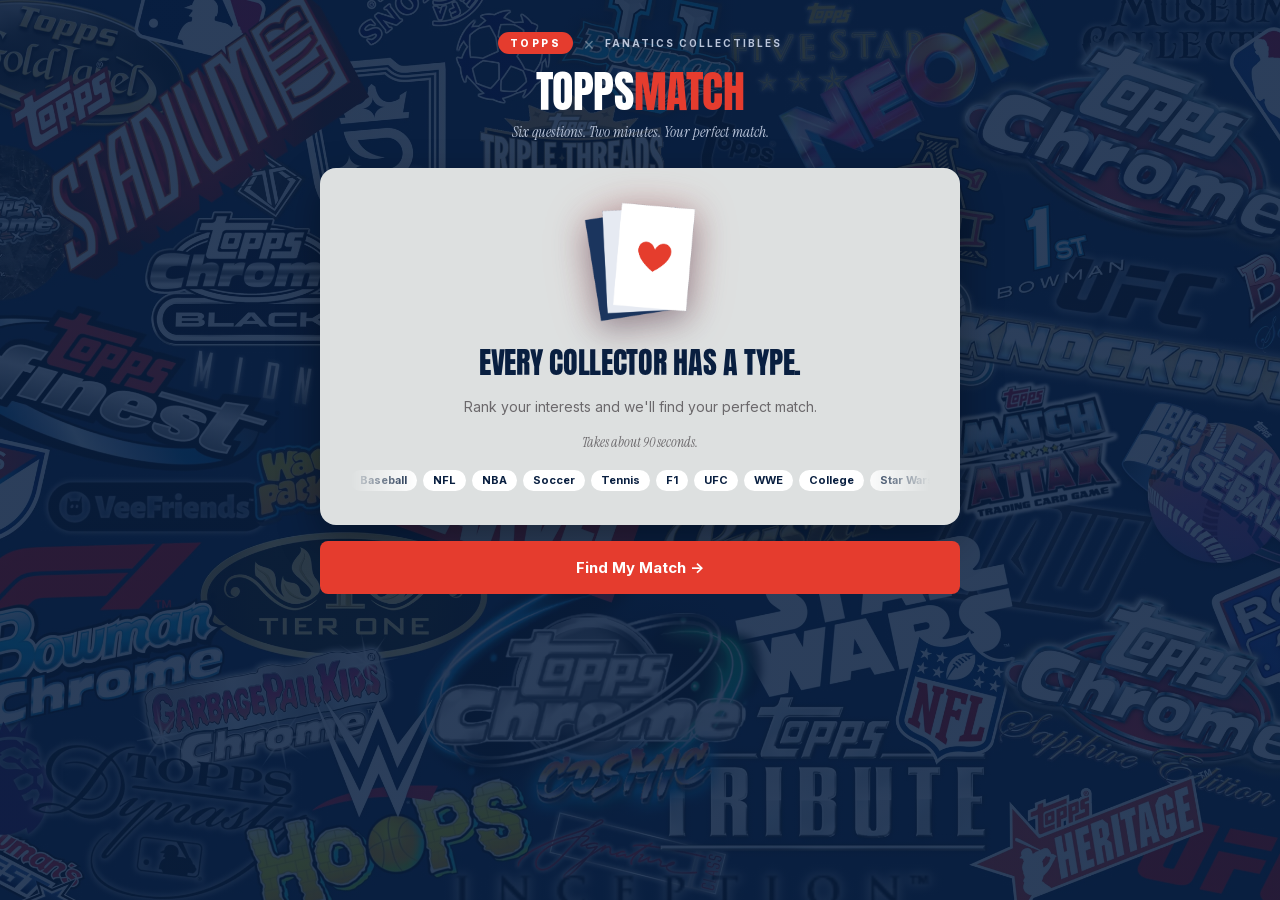
<file: index.html>
<!DOCTYPE html>
<html lang="en">
<head>
<meta charset="UTF-8">
<meta name="viewport" content="width=device-width, initial-scale=1.0">
<title>ToppsMatch | Find Your Perfect Pack</title>
<link rel="stylesheet" href="styles.css?v=1785948406">
</head>
<body>
<div id="reveal" class="reveal hidden">
  <div class="reveal-shine"></div>
  <div id="confettiWrap"></div>
  <div class="reveal-inner">
    <div class="reveal-title">💘 It's a Match! 💘</div>
    <div class="spin-stage">
      <div class="reveal-rays"></div>
      <div class="reveal-glow"></div>
      <div class="reveal-burst" id="revealBurst"></div>
      <div class="spin-card" id="spinCard"><img id="revealImg" class="reveal-img" alt=""><div id="spinNamecard" class="spin-namecard" style="display:none"></div></div>
      <div class="reveal-floor"></div>
    </div>
    <div class="reveal-sub" id="revealName"></div>
    <div class="reveal-pct" id="revealPct"></div>
    <div class="reveal-actions">
      <button class="btn-start" onclick="meetMatch()">Meet Your Match →</button>
      <button class="btn-share" onclick="shareMatch(this)" aria-label="Share your match"><svg viewBox="0 0 24 24" width="22" height="22" fill="none" stroke="currentColor" stroke-width="2" stroke-linecap="round" stroke-linejoin="round"><path d="M12 3v13"/><path d="M7 8l5-5 5 5"/><path d="M5 13v6a2 2 0 0 0 2 2h10a2 2 0 0 0 2-2v-6"/></svg></button>
    </div>
  </div>
</div>
<div class="app">

  <div class="header">
    <div class="logo-row">
      <span class="logo-badge">Topps</span>
      <span class="logo-sep">×</span>
      <span class="logo-fan">Fanatics Collectibles</span>
    </div>
    <h1>Topps<em>Match</em></h1>
    <p class="header-sub">Six questions. Two minutes. Your perfect match.</p>
  </div>

  <!-- INTRO -->
  <div class="intro" id="intro">
    <div class="intro-card">
      <img class="intro-art" src="img/intro-cards.png" alt="">

      <h2>Every collector has a type.</h2>
      <p>Rank your interests and we'll find your perfect match.</p>
      <p class="intro-time">Takes about 90 seconds.</p>
      <div class="pill-ticker">
        <div class="pill-track"><span class="pill">Baseball</span><span class="pill">NFL</span><span class="pill">NBA</span><span class="pill">Soccer</span><span class="pill">Tennis</span><span class="pill">F1</span><span class="pill">UFC</span><span class="pill">WWE</span><span class="pill">College</span><span class="pill">Star Wars</span><span class="pill">Marvel</span><span class="pill">Disney</span><span class="pill">VeeFriends</span><span class="pill">GPK</span><span class="pill">Baseball</span><span class="pill">NFL</span><span class="pill">NBA</span><span class="pill">Soccer</span><span class="pill">Tennis</span><span class="pill">F1</span><span class="pill">UFC</span><span class="pill">WWE</span><span class="pill">College</span><span class="pill">Star Wars</span><span class="pill">Marvel</span><span class="pill">Disney</span><span class="pill">VeeFriends</span><span class="pill">GPK</span></div>
      </div>
    </div>
    <button class="btn-start" id="btnStart" onclick="startQuiz()" disabled>Find My Match →</button>
  </div>

  <!-- QUIZ -->
  <div id="quiz" class="hidden">
    <div class="prog-wrap">
      <div class="prog-meta">
        <span id="qCounter">Question 1 of 6</span>
        <span id="qPct">0%</span>
      </div>
      <div class="prog-bar"><div class="prog-fill" id="progFill" style="width:0%"></div></div>
    </div>
    <div class="q-card" id="qCard"></div>
  </div>

  <!-- RESULTS -->
  <div id="results" class="results hidden">
    <div class="results-hdr">
      <div class="ey">Your Results</div>
      <h2>You've Got Matches 🎯</h2>
      <p>Ranked by how well each brand fits your collector profile.</p>
    </div>
    <div id="resultsContent"></div>
    <div class="results-foot">
      <button class="btn-restart" onclick="restart()">↺ Retake the Quiz</button>
      <a class="btn-shops" href="https://www.topps.com/stores" target="_blank" rel="noopener">📍 Find a Hobby Shop Near You</a>
    </div>
  </div>

</div>
<script type="module" src="app.js?v=1785948406"></script>
</body>
</html>
</file>
<file: styles.css>
/* ToppsMatch — Fanatics Collectibles design system (see FC-Trade-Marketing-Vault/07 Brand Assets/DESIGN.md).
   Palette: Lava Red #E53C2E + Official Blue #091F40 (never altered), greys support only.
   Type: Fan Impact (display, uppercase) / Fan Sans (everything) / Fan Serif (editorial accents). */
@font-face{font-family:'Fan Impact';src:url('fonts/Fan Impact.woff2') format('woff2');font-display:swap}
@font-face{font-family:'Fan Sans';src:url('fonts/FanSansVariable-VF.woff2') format('woff2-variations');font-weight:100 900;font-display:swap}
@font-face{font-family:'Fan Serif';src:url('fonts/Fan Serif Regular.woff2') format('woff2');font-display:swap}
@font-face{font-family:'Fan Serif';src:url('fonts/Fan Serif Italic.woff2') format('woff2');font-style:italic;font-display:swap}

*{margin:0;padding:0;box-sizing:border-box}
:root{
  --red:#E53C2E;--blue:#091F40;--grey:#6B686B;--lightgrey:#DDE0E0;
  --bg:#091F40;--card:#DDE0E0;--border:#C7CDD9;--text:#091F40;--muted:#6B686B;
  --impact:'Fan Impact','Anton',sans-serif;
  --sans:'Fan Sans','Inter',sans-serif;
  --serif:'Fan Serif','Instrument Serif',serif;
}
html,body{overflow-x:hidden}
body{font-family:var(--sans);background:var(--blue);color:#fff;min-height:100vh;display:flex;align-items:flex-start;justify-content:center;padding:28px 20px 60px}
/* Brand wall: a collage of Topps brand logos (site/img/brand-wall.webp, built
   from the Vault's _Logo_Library) behind everything, veiled in Official Blue
   so it reads as texture. Tune the veil via the rgba alphas below. */
body::before{content:"";position:fixed;inset:0;z-index:-1;background-image:linear-gradient(rgba(9,31,64,.86),rgba(9,31,64,.86)),url('img/brand-wall.webp?v=8'),url('[data-uri]');background-size:cover;background-position:center}
.app{width:100%;max-width:640px}

.header{text-align:center;margin-bottom:26px;padding-top:4px}
.logo-row{display:flex;align-items:center;justify-content:center;gap:10px;margin-bottom:14px}
.logo-badge{background:var(--red);color:#fff;font-size:10px;font-weight:800;letter-spacing:2.5px;padding:5px 12px;border-radius:999px;text-transform:uppercase}
.logo-sep{color:rgba(255,255,255,.35);font-size:18px}
.logo-fan{color:#B9C4D9;font-size:10px;font-weight:700;letter-spacing:2px;text-transform:uppercase}
h1{font-family:var(--impact);font-size:44px;font-weight:400;line-height:1.05;letter-spacing:-.01em;text-transform:uppercase;color:#fff;margin-bottom:8px}
h1 em{font-style:normal;color:var(--red)}
.header-sub{font-family:var(--serif);font-style:italic;color:#B9C4D9;font-size:15px}

/* PROGRESS */
.prog-wrap{margin-bottom:20px}
.prog-meta{display:flex;justify-content:space-between;font-size:11px;color:#B9C4D9;margin-bottom:7px;font-weight:600}
.prog-bar{height:4px;background:rgba(255,255,255,.16);border-radius:999px;overflow:hidden}
.prog-fill{height:100%;background:var(--red);border-radius:999px;transition:width .45s cubic-bezier(.4,0,.2,1)}

/* QUESTION CARD */
.q-card{background:var(--card);border:none;border-radius:16px;padding:26px 26px 22px;box-shadow:0 16px 40px rgba(0,0,0,.35);animation:up .3s ease}
@keyframes up{from{opacity:0;transform:translateY(14px)}to{opacity:1;transform:translateY(0)}}
.q-eyebrow{font-size:10px;font-weight:800;letter-spacing:3px;color:var(--red);text-transform:uppercase;margin-bottom:9px}
.q-title{font-size:21px;font-weight:800;line-height:1.25;color:var(--blue);margin-bottom:5px}
.q-hint{font-size:13px;color:var(--grey);margin-bottom:16px;line-height:1.55}
.rank-tag{display:inline-flex;align-items:center;gap:6px;background:rgba(229,60,46,.07);border:1px solid rgba(229,60,46,.3);color:var(--red);font-size:10px;font-weight:700;letter-spacing:1.5px;padding:3px 10px;border-radius:999px;text-transform:uppercase;margin-bottom:14px}

/* OPTIONS */
.opts{display:flex;flex-direction:column;gap:8px}
.opts.grid2{display:grid;grid-template-columns:1fr 1fr;gap:8px}

.opt{display:flex;align-items:center;gap:12px;padding:13px 16px;border:1.5px solid var(--border);border-radius:12px;cursor:pointer;background:#fff;color:var(--text);text-align:left;font-size:14px;font-family:var(--sans);font-weight:500;width:100%;transition:border-color .15s,background .15s;position:relative;user-select:none}
.opts.grid2 .opt{flex-direction:column;align-items:flex-start;gap:5px;padding:14px 14px 13px}
/* hover only on real pointers: touch screens "stick" :hover to the last tap
   point, which painted a random option red on every fresh question */
@media (hover:hover){.opt:hover{border-color:rgba(229,60,46,.5);background:rgba(229,60,46,.03)}}
.opt.sel{border-color:var(--red);background:rgba(229,60,46,.06)}

/* RANK BADGE */
.rank-badge{position:absolute;top:10px;right:10px;width:22px;height:22px;border-radius:50%;background:var(--red);color:#fff;font-size:11px;font-weight:800;display:flex;align-items:center;justify-content:center;line-height:1}
.opts.grid2 .opt .rank-badge{top:10px;right:10px}

/* single-select checkmark */
.opt.sel.single::after{content:'✓';position:absolute;right:14px;top:50%;transform:translateY(-50%);color:var(--red);font-size:13px;font-weight:800}
.opts.grid2 .opt.sel.single::after{top:10px;transform:none}

.opt-icon{font-size:20px;flex-shrink:0;width:26px;text-align:center}
.opts.grid2 .opt-icon{font-size:22px;width:auto}
.opt-label{font-weight:600;font-size:14px;line-height:1.25;color:var(--blue)}
.opt-sub{font-size:11px;color:var(--grey);margin-top:2px}

/* NAV */
.nav{display:flex;gap:10px;margin-top:18px}
.btn-back{padding:12px 18px;border:2px solid var(--blue);background:transparent;color:var(--blue);border-radius:8px;font-size:13px;font-family:var(--sans);font-weight:600;cursor:pointer;transition:all .15s}
.btn-back:hover{background:rgba(9,31,64,.05)}
.btn-next{flex:1;padding:13px;background:var(--red);color:#fff;border:none;border-radius:8px;font-size:14px;font-family:var(--sans);font-weight:700;cursor:pointer;transition:opacity .15s;letter-spacing:.2px}
.btn-next:disabled{opacity:.3;cursor:not-allowed}
.btn-next:not(:disabled):hover{opacity:.88}

/* INTRO */
.intro{animation:up .35s ease}
.intro-card{background:var(--card);border:none;border-radius:16px;padding:34px 30px;margin-bottom:16px;text-align:center;box-shadow:0 16px 40px rgba(0,0,0,.35)}
.intro-art{width:120px;height:120px;object-fit:contain;margin:0 auto 18px;display:block;filter:drop-shadow(0 10px 16px rgba(9,31,64,.35)) drop-shadow(0 0 18px rgba(229,60,46,.28))}
.intro-time{font-family:var(--serif);font-style:italic;font-size:15px;color:var(--grey);margin-top:10px}
.intro-card h2{font-family:var(--impact);font-weight:400;font-size:30px;letter-spacing:-.01em;text-transform:uppercase;color:var(--blue);margin-bottom:10px}
.intro-card p{color:var(--grey);font-size:14px;line-height:1.75;white-space:nowrap}
@media (max-width:520px){.intro-card p{white-space:normal}}
/* Sports ticker: one seamless marquee line (the track holds the pill set twice,
   sliding -50% loops perfectly; margins not flex-gap keep the midpoint exact) */
.pill-ticker{overflow:hidden;margin-top:16px;-webkit-mask-image:linear-gradient(90deg,transparent,#000 12%,#000 88%,transparent);mask-image:linear-gradient(90deg,transparent,#000 12%,#000 88%,transparent)}
.pill-track{display:flex;width:max-content;animation:ticker 32s linear infinite}
@keyframes ticker{to{transform:translateX(-50%)}}
@media (prefers-reduced-motion: reduce){
  .pill-ticker{mask-image:none;-webkit-mask-image:none}
  .pill-track{animation:none;flex-wrap:wrap;justify-content:center;width:auto}
  .pill-track .pill:nth-child(n+15){display:none} /* hide the duplicate half */
}
.pill{display:inline-flex;align-items:center;line-height:1;font-size:11px;font-weight:700;padding:5px 10px;border-radius:999px;background:#fff;color:var(--blue);white-space:nowrap;margin-right:6px}
.btn-start{width:100%;padding:17px;background:var(--red);color:#fff;border:none;border-radius:8px;font-size:15px;font-family:var(--sans);font-weight:700;cursor:pointer;transition:opacity .15s}
.btn-start:hover{opacity:.88}
.btn-start:disabled{opacity:.4;cursor:default}

/* RESULTS */
.results{animation:up .4s ease}
.results-hdr{text-align:center;margin-bottom:22px}
.results-hdr .ey{font-size:10px;font-weight:800;letter-spacing:3px;color:var(--red);text-transform:uppercase;margin-bottom:10px}
.results-hdr h2{font-family:var(--impact);font-weight:400;font-size:30px;text-transform:uppercase;color:#fff;margin-bottom:6px}
.results-hdr p{font-family:var(--serif);font-style:italic;color:#B9C4D9;font-size:14px}

.match{background:var(--card);border:none;border-radius:16px;overflow:hidden;margin-bottom:12px;box-shadow:0 12px 32px rgba(0,0,0,.3)}
.match.top{border-color:var(--red);box-shadow:0 0 0 1px var(--red),0 10px 30px rgba(229,60,46,.12)}
.match-banner{background:var(--red);color:#fff;font-size:10px;font-weight:800;letter-spacing:2px;text-transform:uppercase;padding:6px 18px}
.match-banner.alt{background:#22345C;color:#fff}
.match-body{padding:20px}
.match-row{display:flex;align-items:flex-start;justify-content:space-between;gap:12px;margin-bottom:12px}
.match-name{font-size:18px;font-weight:800;line-height:1.2;color:var(--blue)}
.match-tier{font-size:10px;color:var(--grey);font-weight:700;letter-spacing:1px;text-transform:uppercase;margin-top:4px}
.match-cat{display:inline-flex;align-items:center;line-height:1;font-size:10px;font-weight:700;padding:4px 10px;border-radius:999px;margin-top:6px;letter-spacing:.5px}
.cat-sport,.cat-ent,.cat-nonsport{background:rgba(9,31,64,.09);color:var(--blue)}
.score-col{text-align:right;flex-shrink:0}
.score-num{font-size:28px;font-weight:900;color:var(--red);line-height:1}
.match:not(.top) .score-num{color:var(--blue)}
.score-lbl{font-size:9px;color:var(--grey);font-weight:700;letter-spacing:1px;text-transform:uppercase}
.bar-wrap{height:4px;background:#fff;border-radius:999px;overflow:hidden;margin-bottom:14px}
.bar{height:100%;border-radius:999px;background:var(--red);transition:width 1s cubic-bezier(.4,0,.2,1)}
.match:not(.top) .bar{background:var(--blue)}
.match-desc{font-size:13px;color:var(--grey);line-height:1.65;margin-bottom:14px}
.tags{display:flex;flex-wrap:wrap;gap:5px}
.tag{display:inline-flex;align-items:center;line-height:1;font-size:10px;font-weight:700;padding:4px 9px;border-radius:999px;background:#fff;color:var(--grey)}
.tag.price{background:rgba(9,31,64,.10);color:var(--blue)}

.section-lbl{font-size:10px;font-weight:800;letter-spacing:2px;color:#B9C4D9;text-transform:uppercase;margin:18px 0 10px;padding:0 2px}
.wildcard{background:rgba(229,60,46,.10);border:1.5px dashed rgba(229,60,46,.55);border-radius:16px;padding:16px 18px;margin-bottom:14px}
.wc-lbl{font-size:10px;font-weight:800;letter-spacing:2px;color:var(--red);text-transform:uppercase;margin-bottom:5px}
.wc-text{font-family:var(--serif);font-style:italic;font-size:14px;color:#DDE0E0;line-height:1.6}
.wc-text strong{color:#fff;font-family:var(--sans);font-style:normal}

/* Results footer: retake (left) + store locator (right), side by side */
.results-foot{display:flex;gap:10px;margin-top:12px}
.btn-shops{flex:1;display:flex;align-items:center;justify-content:center;padding:12px 10px;background:rgba(229,60,46,.38);border:2px solid var(--red);color:#fff;text-align:center;text-decoration:none;border-radius:8px;font-size:13px;font-family:var(--sans);font-weight:700;transition:background .15s}
.btn-shops:hover{background:rgba(229,60,46,.55)}
.btn-restart{flex:1;padding:12px 10px;background:transparent;border:2px solid rgba(255,255,255,.55);color:#fff;border-radius:8px;font-size:13px;font-family:var(--sans);font-weight:600;cursor:pointer;transition:all .15s}
.btn-restart:hover{background:rgba(255,255,255,.08)}
.hidden{display:none!important}

/* MATCH REVEAL — full Official Blue brand field.
   Sequence: overlay opens dark with the card spinning (JS drives rotateY,
   swapping faces edge-on), then .landed fires the burst + shine and staggers
   the type in. Everything staged is opacity/transform only, cheap on phones. */
.reveal{position:fixed;inset:0;background:#091F40;display:flex;align-items:center;justify-content:center;z-index:50;text-align:center;padding:24px;overflow:hidden}
/* Gus's brand-wall collage behind everything, blurred, under a navy tint */
.reveal::before{content:"";position:absolute;inset:-24px;background:url('img/brand-wall.webp?v=8') center/cover;filter:blur(5px)}
/* Phones get Gus's portrait collage (brand-wall-mobile.webp, 1080x1920) so
   the wall isn't a center-crop of the landscape design. Same veils apply. */
@media (max-width:700px){
  body::before{background-image:linear-gradient(rgba(9,31,64,.86),rgba(9,31,64,.86)),url('img/brand-wall-mobile.webp?v=4'),url('[data-uri]')}
  .reveal::before{background-image:url('img/brand-wall-mobile.webp?v=4')}
}
.reveal::after{content:"";position:absolute;inset:0;background:radial-gradient(120% 90% at 50% 38%,rgba(18,43,85,.82) 0%,rgba(9,31,64,.9) 55%,rgba(6,15,34,.95) 100%)}
.reveal.hidden{display:none!important}
.reveal-inner{position:relative;z-index:2;max-width:420px;animation:pop .45s cubic-bezier(.2,1.4,.4,1)}
#confettiWrap{position:absolute;inset:0;z-index:2;pointer-events:none;overflow:hidden}
@keyframes pop{from{opacity:0;transform:scale(.7)}to{opacity:1;transform:scale(1)}}
.reveal-title{font-family:var(--impact);font-weight:400;font-size:42px;text-transform:uppercase;letter-spacing:-.01em;color:var(--red);margin-bottom:10px;filter:drop-shadow(0 4px 24px rgba(229,60,46,.45))}
.reveal-sub{font-size:19px;font-weight:800;color:#fff;margin-bottom:10px}
.reveal-pct{display:block;font-family:var(--serif);font-style:italic;font-size:22px;color:#E7C24F;margin-bottom:24px;text-shadow:0 0 26px rgba(231,194,79,.45)}
.confetti{position:absolute;top:-14px;width:8px;height:14px;border-radius:2px;opacity:.9;animation:fall linear infinite}
@keyframes fall{to{transform:translateY(105vh) rotate(720deg)}}

/* Spin stage: rays + glow sit behind the card; burst is a one-shot on land */
.spin-stage{position:relative;width:220px;height:220px;margin:0 auto 46px;perspective:900px}
.reveal-rays{position:absolute;inset:-150px;background:repeating-conic-gradient(from 0deg,rgba(185,196,217,.15) 0deg 7deg,transparent 7deg 15deg,rgba(255,255,255,.08) 15deg 22deg,transparent 22deg 30deg);border-radius:50%;-webkit-mask-image:radial-gradient(circle,#000 26%,transparent 66%);mask-image:radial-gradient(circle,#000 26%,transparent 66%);opacity:0;transition:opacity .8s ease .1s;animation:raySpin 26s linear infinite;pointer-events:none}
.landed .reveal-rays{opacity:1}
@keyframes raySpin{to{transform:rotate(360deg)}}
.reveal-glow{position:absolute;inset:-60px;background:radial-gradient(circle,rgba(185,205,240,.22) 0%,rgba(120,150,210,.10) 40%,transparent 68%);pointer-events:none}
.reveal-burst{position:absolute;inset:-80px;background:radial-gradient(circle,rgba(240,246,255,.9) 0%,rgba(185,205,240,.4) 30%,rgba(120,150,210,.2) 48%,transparent 66%);opacity:0;transform:scale(.3);pointer-events:none}
.landed .reveal-burst{animation:burst .9s cubic-bezier(.16,1,.3,1) forwards}
@keyframes burst{0%{opacity:0;transform:scale(.3)}18%{opacity:1}100%{opacity:0;transform:scale(1.6)}}
.spin-card{width:100%;height:100%;display:flex;align-items:center;justify-content:center;will-change:transform;transform-style:preserve-3d}
/* Spotlight pool the product lands on */
.reveal-floor{position:absolute;left:50%;bottom:-40px;transform:translateX(-50%);width:280px;height:54px;background:radial-gradient(ellipse at center,rgba(200,215,245,.3) 0%,rgba(255,255,255,.07) 52%,transparent 72%);filter:blur(5px);opacity:0;transition:opacity .7s ease .2s;pointer-events:none}
.landed .reveal-floor{opacity:1}
.landed .spin-card{animation:landPop .5s cubic-bezier(.2,1.6,.4,1)}
@keyframes landPop{0%{transform:scale(1)}45%{transform:scale(1.14)}100%{transform:scale(1)}}
.reveal-img{display:block;width:200px;height:200px;object-fit:contain}
/* Match face for brands with no product shot yet: a clean name card */
.spin-namecard{width:184px;height:204px;border-radius:16px;background:linear-gradient(160deg,#F4F6FA,#DDE0E0);color:var(--blue);font-family:var(--impact);font-size:26px;line-height:1.15;text-transform:uppercase;letter-spacing:-.01em;display:flex;align-items:center;justify-content:center;text-align:center;padding:16px;box-shadow:0 14px 30px rgba(0,0,0,.5)}

/* One-shot diagonal shine sweep across the whole overlay on land */
.reveal-shine{position:absolute;inset:0;z-index:2;background:linear-gradient(115deg,transparent 38%,rgba(255,255,255,.13) 50%,transparent 62%);transform:translateX(-120%);pointer-events:none}
.landed .reveal-shine{animation:shine 1.1s ease-out .15s forwards}
@keyframes shine{to{transform:translateX(120%)}}

/* Type + actions hold until the card lands, then stagger in */
.reveal-title,.reveal-sub,.reveal-pct,.reveal-actions{opacity:0;transform:translateY(10px);transition:opacity .5s ease,transform .5s ease}
.landed .reveal-title{opacity:1;transform:none;transition-delay:.12s}
.landed .reveal-sub{opacity:1;transform:none;transition-delay:.26s}
.landed .reveal-pct{opacity:1;transform:none;transition-delay:.38s}
.landed .reveal-actions{opacity:1;transform:none;transition-delay:.52s}
@media (prefers-reduced-motion:reduce){
  .reveal-title,.reveal-sub,.reveal-pct,.reveal-actions{opacity:1;transform:none;transition:none}
  .landed .reveal-shine,.landed .reveal-burst,.landed .spin-card{animation:none}
  .reveal-rays{animation:none}
}

.reveal-actions{display:flex;flex-direction:column;gap:10px;align-items:stretch}
.reveal:not(.landed) .reveal-actions{pointer-events:none}
.btn-share{align-self:center;width:auto;padding:8px 24px;display:flex;align-items:center;justify-content:center;background:transparent;border:1.5px solid rgba(255,255,255,.5);color:#fff;border-radius:999px;cursor:pointer;transition:border-color .15s,background .15s}
.btn-share svg{width:17px;height:17px}
.btn-share:hover{border-color:#fff;background:rgba(255,255,255,.08)}
.btn-share:disabled{opacity:.5;cursor:default}

/* DATING PROFILE LINES */

/* LIVE MATCH BOARD */
.board-app{width:100%;max-width:820px}
.board-total{text-align:center;font-size:15px;color:var(--red);font-weight:800;margin-bottom:22px;letter-spacing:.4px}
.row{display:flex;align-items:center;gap:14px;margin-bottom:12px}
.row-name{width:280px;font-size:14px;font-weight:700;color:#fff;text-align:right;flex-shrink:0;white-space:nowrap;overflow:hidden;text-overflow:ellipsis}
.row-bar{flex:1;height:26px;background:rgba(255,255,255,.08);border:1px solid rgba(255,255,255,.16);border-radius:8px;overflow:hidden}
.row-fill{height:100%;background:linear-gradient(90deg,var(--red),#f2695d);border-radius:7px;transition:width .8s cubic-bezier(.4,0,.2,1)}
.row-n{width:34px;font-size:16px;font-weight:900;color:var(--red)}
.empty{text-align:center;color:#B9C4D9;font-size:14px;padding:40px 0}

/* PRODUCT IMAGES (transparent cutouts from scripts/strip-image-bg.mjs; anchored
   on light surfaces with a soft Official Blue shadow) */
.match-id{display:flex;gap:12px;align-items:flex-start;min-width:0}
/* White-box products can't be auto-cut (white packaging on a white photo bg
   eats the box itself). Those keep their original photo, shown as a small
   white tile. Keep this list in sync with SKIP_STRIP in scripts/strip-image-bg.mjs. */
.match-img{width:58px;height:58px;object-fit:contain;flex-shrink:0;filter:drop-shadow(0 4px 8px rgba(9,31,64,.22))}

/* SWIPE DECK (Tinder-style results) */
#resultsContent{min-height:520px}
.deck{position:relative;padding:14px 12px 26px}

/* Results hide ONLY the page header (logo row + TOPPSMATCH + subtitle);
   the results header (You've Got Matches) stays. Per Gus, July 14. */
body.in-results .header{display:none}

/* Paper stack behind the card, straight from Gus's reference: Official Blue
   sheet in back, light grey in the middle, white card on top. Both pivot from
   the same bottom-right corner so corners cluster at the top-left. */
/* Sheets are shorter than the card and pivot about their right-middle with a
   small counterclockwise tilt: they fan out to the LEFT flank (like the logo),
   the top-left corner can only move DOWN (never touches the header text), and
   only the back sheet's bottom-left corner dips slightly below the card. */
.fan{position:absolute;z-index:0;top:0;bottom:0;left:50%;width:100%;max-width:360px;border-radius:22px;pointer-events:none;box-shadow:0 10px 24px rgba(0,0,0,.35);overflow:hidden;padding:20px 22px 18px;transition:height .35s ease}
.fan1{background:var(--card);border:1px solid var(--border);transform:translate(calc(-50% - 26px),16px) rotate(-5.5deg) scale(.96)}
.fan2{background:var(--card);border:1px solid var(--border);transform:translate(calc(-50% - 52px),32px) rotate(-11deg) scale(.92)}
/* the sheet that actually shows through a swipe: pinned under the top card */
.fan-under{background:var(--card);border:1px solid var(--border);transform:translate(-50%,2px) rotate(-.6deg) scale(.985)}
.fan .chev{display:none}
.card-ghost{background:var(--card);border:1px solid var(--border)}
.fan > *{transition:opacity .22s ease} /* sheet content fades both ways during shuffles */
.fan.fade-content > *{opacity:0}
.swipe-card.tuck-fade > *{opacity:0;transition:opacity .28s ease} /* tucking card blanks out to match the empty back sheet */
.fan-lineup{display:flex;align-items:center;justify-content:center}
.fan-lineup-in{font-size:14px;font-weight:800;letter-spacing:1.5px;text-transform:uppercase;color:var(--grey)}
@media (max-width:430px){
  .fan1{transform:translate(calc(-50% - 14px),10px) rotate(-3.5deg) scale(.965)}
  .fan2{transform:translate(calc(-50% - 27px),20px) rotate(-7deg) scale(.93)}
  .fan-under{transform:translate(-50%,2px) rotate(-.5deg) scale(.985)}
}

.swipe-card{position:relative;z-index:1;margin:0 auto;width:100%;max-width:360px;background:var(--card);border:1px solid var(--border);border-radius:22px;padding:20px 22px 18px;will-change:transform;touch-action:pan-y;user-select:none;cursor:grab;animation:cardIn .28s ease;
  box-shadow:0 16px 38px rgba(0,0,0,.4)}
.swipe-card:active{cursor:grabbing}
@keyframes cardIn{from{opacity:0}to{opacity:1}}
.swipe-card.no-anim{animation:none}

/* Wildcard card: the red parallel of the base card — same grey stock with a
   red halftone dot fade rising from the bottom edge, plus an occasional foil
   sweep. The top gradient layer is opaque card-grey up high and clears near
   the bottom, so the dot grid underneath only shows through low on the card. */
.swipe-card.wild,.fan.wild{background-color:var(--card);background-image:linear-gradient(180deg,var(--card) 0%,var(--card) 40%,rgba(221,224,224,0) 96%),radial-gradient(circle,rgba(229,60,46,.22) 1.3px,rgba(229,60,46,0) 1.8px);background-size:100% 100%,10px 10px;border:1px solid var(--border)}
.swipe-card::after{content:"";position:absolute;inset:0;border-radius:22px;pointer-events:none;z-index:2;background:linear-gradient(115deg,transparent 40%,rgba(255,255,255,.05) 46%,rgba(255,255,255,.55) 50%,rgba(255,255,255,.05) 54%,transparent 60%);background-size:280% 100%;background-position:100% 0;animation:foilSweep 5s ease-in-out infinite}
@keyframes foilSweep{0%,12%{background-position:100% 0}60%,100%{background-position:0% 0}}
@media (prefers-reduced-motion:reduce){.swipe-card::after{content:none}}
.dot.gold{background:transparent;border:1.5px solid var(--red)}

/* Tiny swipe cues on the card edges */
.chev{position:absolute;top:50%;transform:translateY(-50%);font-size:26px;font-weight:600;opacity:.5;line-height:1;background:none;border:none;cursor:pointer;padding:8px 10px;color:#8B96AD;z-index:3;font-family:var(--sans)}
.chev:hover{opacity:.9}
.chev[disabled]{opacity:.12;cursor:default}
.chev-l{left:2px}
.chev-r{right:2px}
.swipe-card.expanded .chev{opacity:0;transition:opacity .2s}

.sc-label{font-size:11px;font-weight:800;letter-spacing:2px;color:var(--red);text-transform:uppercase;margin-bottom:14px;text-align:center}
.sc-img{display:block;width:172px;height:172px;object-fit:contain;margin:0 auto 16px;pointer-events:none}
.sc-img-none{display:flex;align-items:center;justify-content:center;font-size:54px;border-radius:16px;background:#fff}
.sc-name{font-family:var(--impact);font-weight:400;font-size:21px;letter-spacing:.02em;text-transform:uppercase;color:var(--blue);text-align:center;line-height:1.15;margin-bottom:6px;min-height:2.52em;display:flex;align-items:center;justify-content:center;text-wrap:balance}
.sc-tier{font-size:10.5px;font-weight:700;letter-spacing:1.2px;text-transform:uppercase;color:var(--grey);text-align:center;margin-bottom:7px}
.sc-cat{text-align:center;margin-bottom:10px}
.sc-cat .match-cat{margin-top:0}
.sc-pct{font-family:var(--serif);font-style:italic;font-size:19px;line-height:24px;font-weight:400;color:var(--red);text-align:center;margin-bottom:4px}
.sc-pct-wild{color:var(--red);font-weight:600}

/* Detail slides open in place (no re-render) */
.more-toggle{display:block;margin:14px auto 4px;background:#fff;border:1.5px solid var(--blue);border-radius:999px;cursor:pointer;font-family:var(--sans);font-size:11.5px;font-weight:800;letter-spacing:1.6px;text-transform:uppercase;color:var(--blue);padding:10px 22px;transition:background .15s,color .15s,transform .15s;box-shadow:0 4px 12px rgba(9,31,64,.12)}
.more-toggle:hover{background:var(--blue);color:#fff}
.more-toggle:active{transform:scale(.97)}
.swipe-card.expanded .more-toggle{background:var(--blue);color:#fff}
.sc-detail{display:grid;grid-template-rows:0fr;transition:grid-template-rows .35s ease}
.sc-detail-in{overflow:hidden;min-height:0;opacity:0;transition:opacity .25s ease}
.swipe-card.expanded .sc-detail-in{opacity:1;transition:opacity .3s ease .12s}
.sc-detail-in .match-desc{border-top:1px solid var(--border);padding-top:14px;margin-top:8px}
.swipe-card.expanded .sc-detail{grid-template-rows:1fr}

/* Icon-only action buttons: Lava Red pass, Official Blue like */
.swipe-actions{display:flex;gap:28px;justify-content:center;margin-top:16px}
.act-btn{width:58px;height:58px;border-radius:50%;display:flex;align-items:center;justify-content:center;cursor:pointer;font-family:var(--sans);background:#fff;box-shadow:0 4px 14px rgba(9,31,64,.12);transition:transform .12s,box-shadow .12s}
.act-nope{border:1.5px solid rgba(229,60,46,.5);color:var(--red)}
.act-like{border:1.5px solid rgba(9,31,64,.45);color:var(--blue)}
.act-nope:not(:disabled):hover{transform:scale(1.08);box-shadow:0 4px 18px rgba(229,60,46,.3)}
.act-like:hover{transform:scale(1.08);box-shadow:0 4px 18px rgba(9,31,64,.28)}
.act-nope:disabled{opacity:.2;cursor:default}

/* Deck position dots */
.deck-dots{display:flex;gap:7px;justify-content:center;margin:20px 0 4px}
.dot{width:7px;height:7px;border-radius:50%;background:rgba(255,255,255,.28)}
.dot.on{background:var(--red)}

/* End-of-deck list view */
.list-head{display:flex;align-items:center;justify-content:space-between;margin:2px 2px 12px}
.list-head span{font-size:11px;font-weight:800;letter-spacing:2px;color:var(--red);text-transform:uppercase}
.btn-mini{background:transparent;border:2px solid rgba(255,255,255,.55);color:#fff;border-radius:999px;padding:7px 14px;font-size:12px;font-weight:700;font-family:var(--sans);cursor:pointer;transition:all .15s}
.btn-mini:hover{background:rgba(255,255,255,.08)}

.swipe-end{text-align:center;padding:70px 20px;color:#B9C4D9}

/* Mobile: full-size card content but a narrower card, and a slightly tighter
   fan (see the transform block above). Lives at the end of the sheet so it
   wins the cascade over the base rules above. */
@media (max-width:430px){
  .deck{padding:12px 12px 20px}
  .swipe-card,.fan{max-width:306px}
}
</file>
